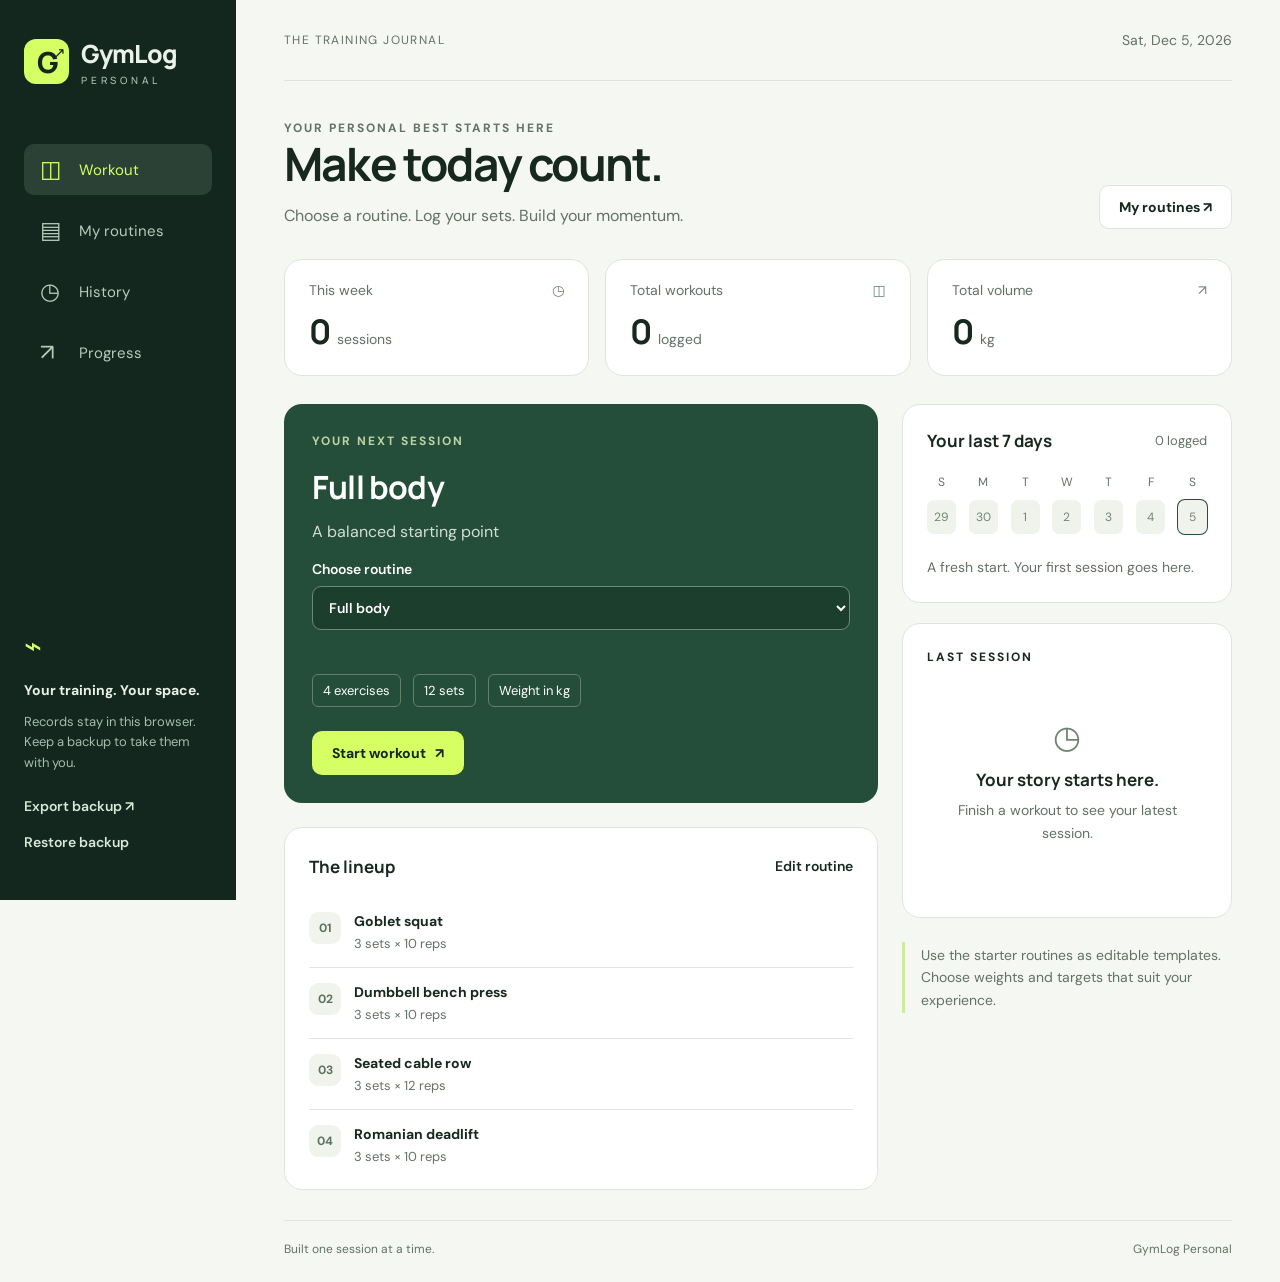
<file: personal/index.html>
<!doctype html>
<html lang="en">
<head>
  <meta charset="utf-8"><meta name="viewport" content="width=device-width, initial-scale=1">
  <meta name="theme-color" content="#13271e"><meta name="description" content="Your personal training journal. Build routines, log every set, and follow your progress with GymLog Personal.">
  <title>GymLog Personal · Your training journal</title>
  <link rel="icon" href="favicon.svg" type="image/svg+xml"><link rel="stylesheet" href="styles.css">
  <script src="app.js" defer></script>
</head>
<body>
  <a class="skip" href="#main">Skip to content</a>
  <aside class="sidebar">
    <a class="brand" href="#workout"><span class="brandmark">G<span>↗</span></span><span>GymLog<small>PERSONAL</small></span></a>
    <nav aria-label="Main navigation"><a href="#workout" data-nav="workout"><span>◫</span> Workout</a><a href="#plans" data-nav="plans"><span>▤</span> My routines</a><a href="#history" data-nav="history"><span>◷</span> History</a><a href="#progress" data-nav="progress"><span>↗</span> Progress</a></nav>
    <div class="sidebar-bottom"><div class="storage-icon">⌁</div><strong>Your training. Your space.</strong><p>Records stay in this browser.<br>Keep a backup to take them with you.</p><button class="text-button" id="export">Export backup ↗</button><label class="text-button import-label">Restore backup<input type="file" id="import" accept="application/json,.json"></label></div>
  </aside>
  <main id="main" tabindex="-1"><header class="topbar"><span>THE TRAINING JOURNAL</span><time id="today"></time></header><div id="view"></div><footer>Built one session at a time. <span>GymLog Personal</span></footer></main>
  <div id="toast" role="status" aria-live="polite"></div>
  <dialog id="editor"><form id="routine-form"><div class="dialog-head"><div><p class="eyebrow">MAKE IT YOURS</p><h2 id="editor-title">New routine</h2></div><button type="button" class="icon-button" data-close aria-label="Close routine editor">×</button></div><label>Routine name<input name="name" maxlength="70" required placeholder="e.g. Upper body A"></label><label>Focus<input name="focus" maxlength="120" placeholder="e.g. Chest, shoulders & triceps"></label><div class="section-heading"><h3>Exercises</h3><button type="button" class="text-button" id="add-exercise">+ Add exercise</button></div><div id="exercise-fields"></div><p class="helper">Set targets that fit your training. You can change weight and reps during a workout.</p><div class="dialog-actions"><button type="button" class="button secondary" data-close>Cancel</button><button class="button primary" type="submit">Save routine</button></div></form></dialog>
  <dialog id="confirm-dialog"><form method="dialog"><h2 id="confirm-title">Confirm</h2><p id="confirm-text"></p><div class="dialog-actions"><button class="button secondary" value="cancel">Cancel</button><button class="button primary" value="confirm" id="confirm-action">Confirm</button></div></form></dialog>
</body></html>
</file>
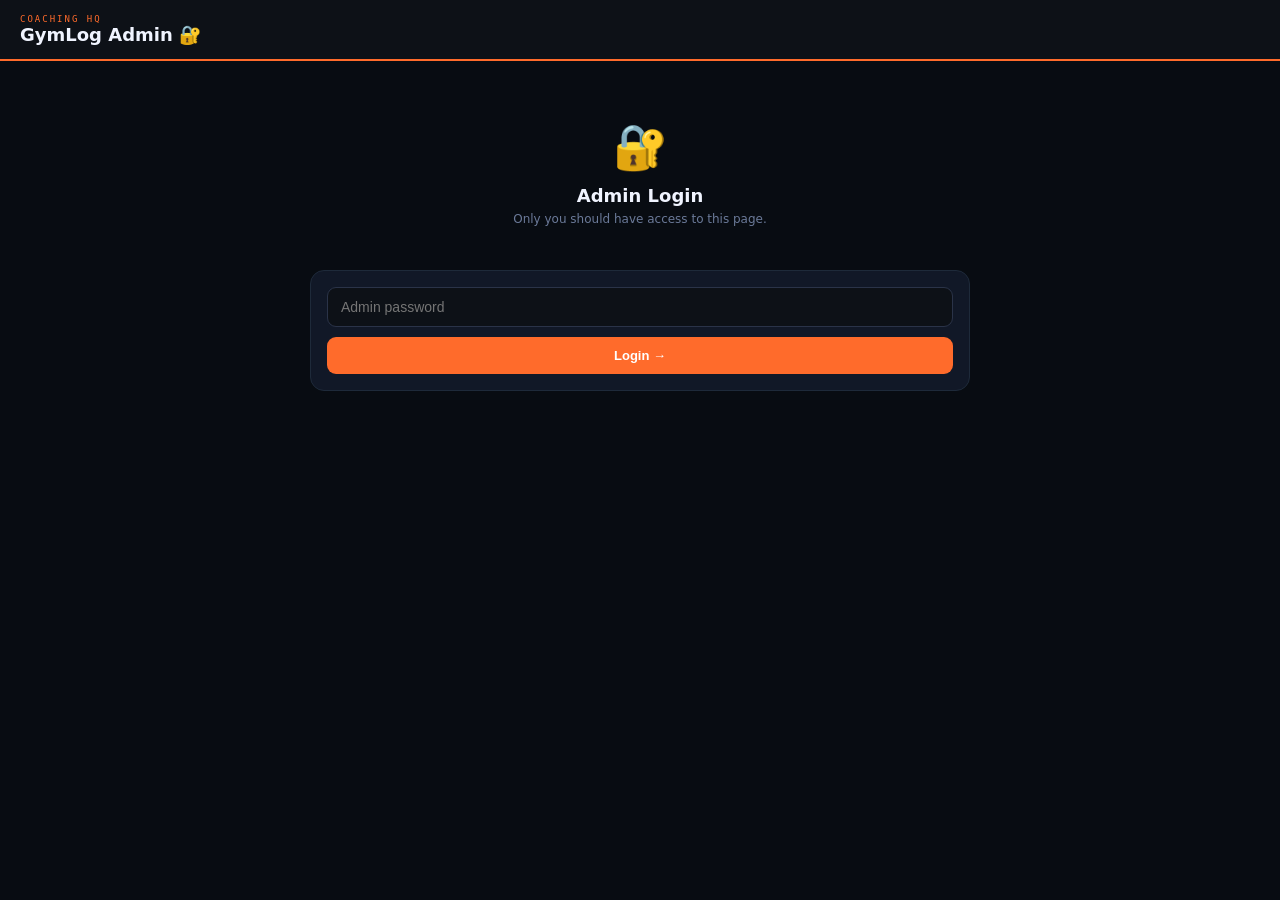
<file: admin.html>
<!DOCTYPE html>
<html lang="en">
<head>
<meta charset="UTF-8"/>
<meta name="viewport" content="width=device-width,initial-scale=1"/>
<title>GymLog Admin</title>
<style>
  *{box-sizing:border-box;margin:0;padding:0}
  body{background:#080c12;color:#c8d0e8;font-family:system-ui,sans-serif;min-height:100vh}
  .header{background:#0d1117;border-bottom:2px solid #FF6B2B;padding:14px 20px;display:flex;justify-content:space-between;align-items:center}
  .container{padding:20px;max-width:700px;margin:0 auto}
  .card{background:#111827;border-radius:14px;border:1px solid #1e2a3a;margin-bottom:16px;overflow:hidden}
  .card-header{padding:12px 16px;border-bottom:1px solid #1e2a3a;font-size:13px;font-weight:700;color:#f0f4ff}
  .card-body{padding:16px}
  input{width:100%;background:#0d1117;border:1px solid #2a3348;border-radius:9px;color:#f0f4ff;padding:11px 13px;font-size:14px;margin-bottom:10px}
  input:focus{outline:none;border-color:#FF6B2B}
  button{border:none;border-radius:9px;padding:11px 20px;font-size:13px;font-weight:700;cursor:pointer;transition:opacity 0.2s}
  button:hover{opacity:0.85}
  .btn-primary{background:#FF6B2B;color:#fff;width:100%}
  .btn-green{background:#22c55e;color:#fff}
  .btn-red{background:#ef4444;color:#fff;font-size:11px;padding:5px 10px}
  .btn-grey{background:#1e2a3a;color:#6b7a99;border:1px solid #2a3348}
  .badge{display:inline-block;border-radius:4px;padding:2px 8px;font-size:10px;font-weight:700}
  .badge-active{background:#22c55e20;color:#22c55e;border:1px solid #22c55e44}
  .badge-used{background:#F59E0B20;color:#F59E0B;border:1px solid #F59E0B44}
  .badge-revoked{background:#ef444420;color:#ef4444;border:1px solid #ef444440}
  .code-display{background:#0d1117;border:2px solid #FF6B2B44;border-radius:10px;padding:14px;margin:10px 0;text-align:center}
  .code-text{font-size:28px;font-weight:900;color:#FF6B2B;font-family:monospace;letter-spacing:4px}
  table{width:100%;border-collapse:collapse;font-size:12px}
  th{padding:8px 10px;text-align:left;font-size:9px;color:#6b7a99;text-transform:uppercase;font-family:monospace;border-bottom:1px solid #1e2a3a}
  td{padding:9px 10px;border-bottom:1px solid #141820;vertical-align:middle}
  tr:last-child td{border-bottom:none}
  .mono{font-family:monospace}
  .empty{text-align:center;padding:32px;color:#4a5568;font-size:13px}
  .alert{border-radius:9px;padding:10px 14px;margin-bottom:12px;font-size:12px;line-height:1.6}
  .alert-success{background:#22c55e15;border:1px solid #22c55e44;color:#22c55e}
  .alert-error{background:#ef444415;border:1px solid #ef444440;color:#ef4444}
  .alert-info{background:#3B9EFF15;border:1px solid #3B9EFF44;color:#3B9EFF}
  #loginSection,#mainSection{transition:opacity 0.2s}
</style>
</head>
<body>

<div class="header">
  <div>
    <div style="font-size:9px;color:#FF6B2B;letter-spacing:2px;text-transform:uppercase;font-family:monospace">Coaching HQ</div>
    <div style="font-size:18px;font-weight:800;color:#f0f4ff">GymLog Admin 🔐</div>
  </div>
  <div id="logoutBtn" style="display:none">
    <button class="btn-grey" onclick="logout()" style="width:auto;padding:7px 14px;font-size:12px">Log out</button>
  </div>
</div>

<div class="container">

  <!-- Login -->
  <div id="loginSection">
    <div style="text-align:center;padding:40px 0 20px">
      <div style="font-size:44px;margin-bottom:12px">🔐</div>
      <div style="font-size:18px;font-weight:800;color:#f0f4ff;margin-bottom:6px">Admin Login</div>
      <div style="font-size:12px;color:#6b7a99;margin-bottom:24px">Only you should have access to this page.</div>
    </div>
    <div class="card">
      <div class="card-body">
        <div id="loginError"></div>
        <input type="password" id="adminPwd" placeholder="Admin password" onkeydown="if(event.key==='Enter')login()"/>
        <button class="btn-primary" onclick="login()">Login →</button>
      </div>
    </div>
  </div>

  <!-- Main Panel -->
  <div id="mainSection" style="display:none">

    <!-- Stats row -->
    <div style="display:grid;grid-template-columns:repeat(3,1fr);gap:10px;margin-bottom:16px" id="statsRow">
      <div class="card" style="margin-bottom:0"><div class="card-body" style="text-align:center;padding:14px">
        <div id="statTotal" style="font-size:28px;font-weight:800;color:#FF6B2B;font-family:monospace">—</div>
        <div style="font-size:9px;color:#6b7a99;text-transform:uppercase;letter-spacing:1px;margin-top:3px">Total Codes</div>
      </div></div>
      <div class="card" style="margin-bottom:0"><div class="card-body" style="text-align:center;padding:14px">
        <div id="statActive" style="font-size:28px;font-weight:800;color:#22c55e;font-family:monospace">—</div>
        <div style="font-size:9px;color:#6b7a99;text-transform:uppercase;letter-spacing:1px;margin-top:3px">Active</div>
      </div></div>
      <div class="card" style="margin-bottom:0"><div class="card-body" style="text-align:center;padding:14px">
        <div id="statUsed" style="font-size:28px;font-weight:800;color:#F59E0B;font-family:monospace">—</div>
        <div style="font-size:9px;color:#6b7a99;text-transform:uppercase;letter-spacing:1px;margin-top:3px">Onboarded</div>
      </div></div>
    </div>

    <!-- Create new code -->
    <div class="card">
      <div class="card-header">➕ Create Access Code for New Client</div>
      <div class="card-body">
        <div id="createAlert"></div>
        <input type="text" id="clientNameInput" placeholder="Client's first name e.g. Sanjay" onkeydown="if(event.key==='Enter')createCode()"/>
        <button class="btn-primary" onclick="createCode()">Generate Access Code</button>
        <div id="newCodeDisplay" style="display:none">
          <div class="code-display">
            <div style="font-size:10px;color:#6b7a99;margin-bottom:6px;font-family:monospace;letter-spacing:1px">ACCESS CODE FOR <span id="newCodeName" style="color:#FF6B2B"></span></div>
            <div class="code-text" id="newCodeValue"></div>
          </div>
          <div style="display:flex;gap:8px">
            <button class="btn-green" onclick="copyCode()" style="flex:1">📋 Copy Code</button>
            <button class="btn-primary" onclick="copyWAMessage()" style="flex:2;background:#25D366">💬 Copy WhatsApp Message</button>
          </div>
          <div style="font-size:10px;color:#4a5568;margin-top:8px;line-height:1.7">Send this code to your client via WhatsApp. They enter it when they first open the app. One-time use — once their plan is generated, the code is consumed.</div>
        </div>
      </div>
    </div>

    <!-- Client list -->
    <div class="card">
      <div class="card-header" style="display:flex;justify-content:space-between;align-items:center">
        <span>👥 All Clients</span>
        <button class="btn-grey" onclick="loadCodes()" style="width:auto;padding:5px 12px;font-size:11px">🔄 Refresh</button>
      </div>
      <div class="card-body" style="padding:0">
        <div id="codesTable">
          <div class="empty">Loading...</div>
        </div>
      </div>
    </div>

    <!-- App URL reminder -->
    <div class="card" style="border-color:#3B9EFF33">
      <div class="card-body">
        <div style="font-size:9px;color:#3B9EFF;text-transform:uppercase;letter-spacing:2px;font-family:monospace;margin-bottom:6px">Client App URL</div>
        <div id="appUrl" style="font-family:monospace;font-size:13px;color:#c8d0e8;word-break:break-all"></div>
        <div style="font-size:10px;color:#4a5568;margin-top:6px">Send this URL to every client along with their access code.</div>
      </div>
    </div>

  </div>
</div>

<script>
const CF_WORKER_URL = 'https://gymlog-api.pravin-tec.workers.dev';
let adminPwd = '';
let lastNewCode = '';
let lastNewClientName = '';

function login(){
  adminPwd = document.getElementById('adminPwd').value.trim();
  if(!adminPwd){ showAlert('loginError','Please enter your admin password.','error'); return; }
  // Verify by attempting to list codes
  api('list').then(data=>{
    if(data.success){
      document.getElementById('loginSection').style.display='none';
      document.getElementById('mainSection').style.display='block';
      document.getElementById('logoutBtn').style.display='block';
      document.getElementById('appUrl').textContent = window.location.origin + '/GymLog_Universal.html';
      renderCodes(data.codes);
    } else {
      showAlert('loginError', data.error||'Invalid password.', 'error');
      adminPwd='';
    }
  }).catch(()=>{ showAlert('loginError','Could not connect. Make sure the site is deployed on Netlify.','error'); adminPwd=''; });
}

function logout(){ adminPwd=''; document.getElementById('loginSection').style.display='block'; document.getElementById('mainSection').style.display='none'; document.getElementById('logoutBtn').style.display='none'; document.getElementById('adminPwd').value=''; }

function api(action, extra={}){
  return fetch(CF_WORKER_URL + '/admin-codes',{
    method:'POST',headers:{'Content-Type':'application/json'},
    body:JSON.stringify({action, adminPassword:adminPwd, ...extra})
  }).then(r=>r.json());
}

function createCode(){
  const name = document.getElementById('clientNameInput').value.trim();
  if(!name){ showAlert('createAlert','Enter the client\'s name first.','error'); return; }
  document.getElementById('newCodeDisplay').style.display='none';
  showAlert('createAlert','Creating code...','info');
  api('create',{clientName:name}).then(data=>{
    if(data.success){
      lastNewCode = data.code;
      lastNewClientName = data.clientName;
      document.getElementById('newCodeValue').textContent = data.code;
      document.getElementById('newCodeName').textContent = data.clientName.toUpperCase();
      document.getElementById('newCodeDisplay').style.display='block';
      document.getElementById('clientNameInput').value='';
      document.getElementById('createAlert').innerHTML='';
      loadCodes();
    } else { showAlert('createAlert', data.error||'Failed to create code.','error'); }
  }).catch(()=>showAlert('createAlert','Server error.','error'));
}

function copyCode(){
  navigator.clipboard.writeText(lastNewCode).then(()=>{
    showAlert('createAlert','Code copied to clipboard!','success');
  });
}

function copyWAMessage(){
  const appUrl = window.location.origin + '/GymLog_Universal.html';
  const msg = `Hi ${lastNewClientName}! 🏋️\n\nYour personalised GymLog fitness app is ready.\n\nOpen this link: ${appUrl}\n\nYour access code: *${lastNewCode}*\n\nEnter your code on the first screen, then fill in a quick 5-step form. Claude AI will build your complete workout plan, meal plan, and macro targets in about 30 seconds.\n\nOnce it loads:\n• Open in Chrome\n• Tap the three dots → Add to Home Screen\n• It installs as an app icon\n\nBack up your data weekly:\nProgress tab → Download Backup → save to WhatsApp Saved Messages.\n\nAny questions just message me!`;
  navigator.clipboard.writeText(msg).then(()=>{
    showAlert('createAlert','WhatsApp message copied! Paste it into the client chat.','success');
  });
}

function loadCodes(){
  api('list').then(data=>{ if(data.success) renderCodes(data.codes); });
}

function renderCodes(codes){
  const stats = { total: codes.length, active: codes.filter(c=>c.status==='active').length, used: codes.filter(c=>c.status==='used').length };
  document.getElementById('statTotal').textContent = stats.total;
  document.getElementById('statActive').textContent = stats.active;
  document.getElementById('statUsed').textContent = stats.used;

  if(!codes.length){ document.getElementById('codesTable').innerHTML='<div class="empty">No clients yet.<br/>Create your first access code above.</div>'; return; }

  let html = `<table><thead><tr><th>Client</th><th>Code</th><th>Status</th><th>Date</th><th>Plan For</th><th></th></tr></thead><tbody>`;
  codes.forEach(c=>{
    const badgeClass = c.status==='active'?'badge-active':c.status==='used'?'badge-used':'badge-revoked';
    const date = new Date(c.createdAt).toLocaleDateString('en-IN',{day:'numeric',month:'short',year:'2-digit'});
    html += `<tr>
      <td style="font-weight:700;color:#f0f4ff">${esc(c.clientName)}</td>
      <td class="mono" style="color:#FF6B2B;letter-spacing:2px;font-size:13px">${esc(c.code)}</td>
      <td><span class="badge ${badgeClass}">${c.status}</span></td>
      <td style="color:#6b7a99;font-size:11px">${date}</td>
      <td style="color:#6b7a99;font-size:11px">${c.planGeneratedFor||'—'}</td>
      <td>${c.status==='active'?`<button class="btn-red" onclick="revokeCode('${esc(c.code)}','${esc(c.clientName)}')">Revoke</button>`:'<button class="btn-grey" style="font-size:10px;padding:4px 8px;width:auto" onclick="deleteCode(\''+esc(c.code)+'\',\''+esc(c.clientName)+'\')">Delete</button>'}</td>
    </tr>`;
  });
  html += '</tbody></table>';
  document.getElementById('codesTable').innerHTML = html;
}

function revokeCode(code, name){
  if(!confirm(`Revoke access for ${name}? They will not be able to generate a plan with this code.`)) return;
  api('revoke',{code}).then(data=>{ if(data.success) loadCodes(); else alert('Failed: '+data.error); });
}

function deleteCode(code, name){
  if(!confirm(`Permanently delete the record for ${name} (${code})?`)) return;
  api('delete',{code}).then(data=>{ if(data.success) loadCodes(); else alert('Failed: '+data.error); });
}

function esc(s){ return String(s).replace(/'/g,"\\'").replace(/</g,'&lt;').replace(/>/g,'&gt;'); }

function showAlert(id, msg, type){
  const cls = type==='success'?'alert-success':type==='error'?'alert-error':'alert-info';
  document.getElementById(id).innerHTML = `<div class="alert ${cls}">${msg}</div>`;
}
</script>
</body>
</html>
</file>
<file: personal/styles.css>
@import url('https://fonts.googleapis.com/css2?family=DM+Sans:wght@400;500;600;700&family=Manrope:wght@400;500;600;700;800&display=swap');
:root{font-family:'DM Sans',system-ui,sans-serif;color:#17291f;background:#f5f7f3;font-synthesis:none;--ink:#17291f;--muted:#647167;--line:#dfe5dc;--green:#244e39;--lime:#d6ff63;--white:#fff;--radius:18px}
*{box-sizing:border-box}body{margin:0}button,input,select,textarea{font:inherit}button,a,input,select,textarea{-webkit-tap-highlight-color:transparent}button,a{touch-action:manipulation}button{cursor:pointer}button:disabled{opacity:.5;cursor:not-allowed}a{color:inherit}button:focus-visible,a:focus-visible,input:focus-visible,textarea:focus-visible,select:focus-visible{outline:3px solid #769a2e;outline-offset:4px}input,textarea,select{border:1px solid #c9d3c7;border-radius:9px;padding:11px 12px;color:var(--ink);background:#fff;max-width:100%;min-width:0}label{display:grid;gap:8px;font-size:14px;font-weight:600}h1,h2,h3,p{margin-top:0}h1,h2,h3,.stat-value{font-family:Manrope,system-ui,sans-serif}h1{font-size:clamp(32px,4vw,46px);line-height:1.15;letter-spacing:-1.8px;margin-bottom:12px}h2{font-size:25px;letter-spacing:-.8px;margin-bottom:12px}h3{font-size:17px;margin-bottom:8px}p{line-height:1.6}.muted,.helper{color:var(--muted)}.helper{font-size:14px;margin:12px 0}.eyebrow{font-size:12px;font-weight:700;letter-spacing:2px;margin-bottom:14px}.skip{position:fixed;top:-80px;left:16px;z-index:100;background:var(--lime);padding:12px}.skip:focus{top:16px}
.sidebar{width:236px;position:fixed;inset:0 auto 0 0;background:#13271e;color:#e9f1e9;padding:36px 24px;display:flex;flex-direction:column}.brand{display:flex;align-items:center;gap:12px;text-decoration:none;font-family:Manrope,sans-serif;font-size:25px;font-weight:800;letter-spacing:-1px}.brandmark{width:45px;height:45px;background:var(--lime);color:#13271e;border-radius:12px;display:flex;align-items:center;justify-content:center;font-size:29px;position:relative}.brandmark span{font-size:15px;position:absolute;right:4px;top:3px}.brand small{display:block;font-size:10px;letter-spacing:3.8px;font-weight:500;margin-top:2px;color:#adc1b3}.sidebar nav{display:grid;gap:10px;margin-top:57px}.sidebar nav a{padding:14px 16px;text-decoration:none;display:flex;gap:15px;align-items:center;color:#b9cabc;border-radius:10px;font-size:15px}.sidebar nav a.active{background:#2b4135;color:var(--lime)}.sidebar nav a:hover{background:#263d30}.sidebar nav a span{font-size:23px;width:24px;line-height:1}.sidebar-bottom{margin-top:auto;padding-top:60px}.sidebar-bottom strong{font-size:14px}.sidebar-bottom p{font-size:13px;color:#a7bcad;margin:12px 0 18px}.storage-icon{font-size:30px;color:var(--lime);margin-bottom:14px}.text-button{border:0;background:none;color:inherit;padding:5px 0;font-size:14px;font-weight:600;text-decoration:none}.sidebar .text-button{display:block;color:#d8e8d9;margin:8px 0}.import-label{cursor:pointer}.import-label input{position:absolute;width:1px;height:1px;opacity:0}.import-label:focus-within{outline:2px solid var(--lime);outline-offset:3px}
main{margin-left:236px;padding:0 48px;max-width:1680px}.topbar{display:flex;justify-content:space-between;align-items:center;padding:31px 0;border-bottom:1px solid var(--line);font-size:12px;letter-spacing:1.4px;color:var(--muted)}.topbar time{letter-spacing:0;font-size:14px}#view{padding:38px 0 30px;min-height:calc(100vh - 151px)}.page-heading{display:flex;justify-content:space-between;align-items:flex-end;gap:20px;margin-bottom:30px}.page-heading p{color:var(--muted);margin:0}.button{border:1px solid transparent;border-radius:10px;padding:12px 19px;font-weight:700;font-size:14px;display:inline-flex;gap:9px;align-items:center;justify-content:center;text-decoration:none;min-height:44px}.primary{background:var(--ink);color:#fff}.primary:hover{background:#31513d}.secondary{background:white;border-color:var(--line);color:var(--ink)}.lime{background:var(--lime);color:#14271d}.lime:hover{background:#c7f153}.button-row{display:flex;gap:10px;flex-wrap:wrap}.stats{display:grid;grid-template-columns:repeat(3,1fr);gap:16px;margin-bottom:28px}.stat{background:#fff;border:1px solid var(--line);border-radius:var(--radius);padding:21px 24px}.stat-label{color:var(--muted);font-size:14px;display:flex;justify-content:space-between;gap:8px}.stat-label span{color:#66866d}.stat-value{font-size:34px;font-weight:700;letter-spacing:-1px;margin-top:9px}.stat-value small{font-family:'DM Sans',sans-serif;font-size:14px;font-weight:400;letter-spacing:0;color:var(--muted);margin-left:7px}.columns{display:grid;grid-template-columns:minmax(0,1.8fr) minmax(240px,1fr);gap:24px}.feature{background:var(--green);color:white;border-radius:var(--radius);padding:28px;position:relative;overflow:hidden}.feature .eyebrow{color:#bed4a5}.feature h2{font-size:32px;margin-bottom:10px}.feature p{color:#d2dfd2;max-width:430px}.feature-meta{display:flex;gap:12px;margin:24px 0;flex-wrap:wrap}.feature-meta span{border:1px solid #648069;border-radius:6px;font-size:13px;padding:7px 10px}.feature select{margin-bottom:20px;background:#1c3e2d;color:white;border-color:#6c8a73;width:100%}.card{background:white;border:1px solid var(--line);border-radius:var(--radius);padding:24px}.card+.card{margin-top:20px}.section-heading{display:flex;align-items:center;justify-content:space-between;gap:16px;margin-bottom:17px}.section-heading h2,.section-heading h3{margin:0}.section-heading .muted{font-size:13px}.exercise-preview{display:flex;gap:13px;padding:15px 0;border-bottom:1px solid var(--line)}.exercise-preview:last-child{border-bottom:0;padding-bottom:0}.number{width:32px;height:32px;flex-shrink:0;background:#f0f4ec;border-radius:9px;display:grid;place-items:center;font-size:12px;color:#5b735d;font-weight:700}.exercise-preview strong{font-size:14px;display:block}.exercise-preview small{display:block;color:var(--muted);margin-top:5px;font-size:13px}.week{display:flex;gap:8px;justify-content:space-between;margin-top:22px}.day{display:flex;flex-direction:column;gap:10px;align-items:center;font-size:12px;color:var(--muted)}.day i{font-style:normal;display:grid;place-items:center;width:29px;height:34px;border-radius:7px;background:#f0f3ec;color:#748471}.day.done i{background:var(--lime);color:#152719}.day.today i{box-shadow:0 0 0 1px var(--green)}.week-caption{font-size:14px;color:var(--muted);margin:22px 0 0}.empty{padding:35px 12px;text-align:center}.empty-symbol{font-size:32px;color:#6c856b;margin-bottom:10px}.empty p{color:var(--muted);font-size:14px}.note{border-left:3px solid #cceaa1;padding:2px 0 2px 16px;margin:24px 0 0;color:var(--muted);font-size:14px}.routine-grid{display:grid;grid-template-columns:repeat(2,minmax(0,1fr));gap:22px}.routine-card{margin:0!important}.routine-card .tag{display:inline-block;background:#eff5e8;color:#3c5934;font-size:12px;padding:6px 10px;border-radius:6px;margin-bottom:18px}.routine-card ul{padding-left:19px;color:var(--muted);font-size:14px;line-height:1.9;margin:20px 0}.routine-card .button-row{margin-top:20px}.routine-card h2{font-size:23px}.active-banner{display:flex;align-items:center;justify-content:space-between;gap:16px;background:#e8f2d8;border:1px solid #cedfba;padding:17px 21px;border-radius:12px;margin-bottom:22px}.session-top{display:flex;justify-content:space-between;gap:15px;flex-wrap:wrap;align-items:center}.session-top p{margin:0;color:var(--muted)}.session-top .timer{font-variant-numeric:tabular-nums;font-size:20px;font-weight:700}.progress-track{height:6px;background:#e7ecdf;border-radius:5px;overflow:hidden;margin:20px 0}.progress-track div{height:100%;background:#5b843c;transition:width .2s}.exercise-log{margin-top:16px}.exercise-log h3{margin-bottom:18px}.set-row,.set-head{display:grid;grid-template-columns:38px minmax(65px,1fr) minmax(65px,1fr) 45px;gap:12px;align-items:center;margin-top:10px}.set-head{font-size:12px;color:var(--muted)}.set-row input{width:100%;text-align:center;padding:10px 4px}.set-row .set-number{font-size:14px;color:var(--muted);text-align:center}.check-set{height:44px;border:1px solid #cdd7c9;background:#f7f9f4;border-radius:9px;color:#789075;font-size:20px}.check-set.checked{background:var(--lime);border-color:#b4d85c;color:#152719}.session-notes{margin:24px 0}.session-notes textarea{resize:vertical;width:100%;min-height:90px}.sticky-card{position:sticky;top:24px}.rest-readout{font-family:Manrope,sans-serif;font-size:46px;font-variant-numeric:tabular-nums;letter-spacing:-2px;margin:22px 0}.history-card{padding:0;overflow:hidden}.history-card summary{cursor:pointer;list-style:none;display:flex;align-items:center;justify-content:space-between;gap:16px;padding:23px}.history-card summary::-webkit-details-marker{display:none}.history-card summary h3{margin:0 0 7px}.history-card summary p{margin:0;color:var(--muted);font-size:14px}.history-card .details{padding:0 23px 23px}.history-card .details p{font-size:14px}.history-card .detail-row{display:flex;justify-content:space-between;gap:16px;padding:10px 0;border-top:1px solid var(--line);font-size:14px}.badge{background:#eff5e8;border-radius:8px;padding:7px 11px;font-size:13px;white-space:nowrap}.chart{width:100%;height:160px;display:block;margin:20px 0}.chart-labels{display:flex;justify-content:space-between;color:var(--muted);font-size:12px}.weight-form{display:flex;align-items:flex-end;gap:12px;flex-wrap:wrap}.weight-form label{flex:1;min-width:110px}.weight-list{margin-top:24px}.weight-item{display:flex;justify-content:space-between;padding:13px 0;border-top:1px solid var(--line);font-size:14px}.weight-item span{color:var(--muted)}.record{display:flex;justify-content:space-between;gap:15px;border-bottom:1px solid var(--line);padding:16px 0;font-size:14px}.record:last-child{border:0}.record strong{white-space:nowrap}footer{border-top:1px solid var(--line);display:flex;justify-content:space-between;gap:15px;padding:20px 0 25px;font-size:12px;color:var(--muted)}
dialog{border:1px solid var(--line);border-radius:22px;padding:28px;width:min(620px,calc(100% - 28px));max-height:90vh;color:var(--ink);box-shadow:0 25px 100px #142a1933}dialog::backdrop{background:#14221ec0;backdrop-filter:blur(3px)}.dialog-head{display:flex;justify-content:space-between;align-items:flex-start;margin-bottom:22px}.dialog-head h2{margin:0}.dialog-head .eyebrow{margin-bottom:9px}.icon-button{background:#edf2e8;border:0;border-radius:8px;width:36px;height:36px;font-size:25px}.dialog-actions{display:flex;justify-content:flex-end;gap:10px;margin-top:25px}dialog label{margin:16px 0}dialog .section-heading{margin-top:24px}.editor-exercise{border-top:1px solid var(--line);padding:12px 0;display:grid;grid-template-columns:minmax(90px,1fr) 70px 70px 30px;gap:10px;align-items:end}.editor-exercise label{margin:0;font-size:12px}.editor-exercise input{width:100%;padding:10px 7px}.editor-exercise .icon-button{width:30px;height:40px;background:none;color:#945244}#toast{position:fixed;bottom:26px;left:calc(50% + 100px);transform:translateX(-50%) translateY(100px);background:#173222;color:#fff;box-shadow:0 8px 35px #13271e25;border-radius:11px;padding:15px 24px;z-index:100;max-width:90vw;opacity:0;transition:.2s}#toast.show{opacity:1;transform:translateX(-50%) translateY(0)}
@media(min-width:1450px){main{padding:0 64px}.columns{grid-template-columns:2fr 1fr}.feature{padding:36px}}@media(max-width:1100px){main{padding:0 28px;margin-left:200px}.sidebar{width:200px;padding:30px 18px}.columns{grid-template-columns:1fr}.sidebar-bottom strong{line-height:1.6}.sticky-card{position:static}.stat{padding:19px 16px}}@media(max-width:700px){.sidebar{position:sticky;top:0;width:100%;padding:13px 18px 0;z-index:20}.brand{font-size:21px;gap:9px}.brand small{display:none}.brandmark{width:32px;height:32px;font-size:23px;border-radius:8px}.brandmark span{font-size:11px}.sidebar nav{display:flex;gap:4px;margin:12px -8px 0;justify-content:space-between}.sidebar nav a{flex:1;justify-content:center;gap:5px;font-size:12px;padding:13px 5px;border-radius:7px 7px 0 0}.sidebar nav a span{font-size:17px;width:auto}.sidebar-bottom{display:none}main{margin-left:0;padding:0 19px}.topbar{padding:20px 0;font-size:10px;letter-spacing:.8px}.topbar time{font-size:12px}#view{padding-top:27px}.page-heading{align-items:flex-start;flex-wrap:wrap;gap:16px;margin-bottom:23px}h1{font-size:34px}.page-heading p{font-size:14px}.stats{gap:8px;margin-bottom:20px}.stat{padding:15px 12px;border-radius:12px}.stat-label{font-size:12px}.stat-label span{display:none}.stat-value{font-size:27px}.stat-value small{font-size:12px;margin-left:4px}.card,.feature{padding:21px}.feature h2{font-size:29px}.routine-grid{grid-template-columns:1fr}.columns{gap:20px}.mobile-backup{display:flex!important}.set-row,.set-head{gap:8px}.editor-exercise{grid-template-columns:minmax(75px,1fr) 56px 56px 25px;gap:7px}dialog{padding:22px 17px}.history-card summary{padding:19px}.history-card summary h3{font-size:15px}.history-card summary p{font-size:12px}.badge{font-size:12px}#toast{left:50%;width:max-content;max-width:calc(100% - 30px);font-size:14px}footer{font-size:11px}footer span{display:none}}.mobile-backup{display:none;gap:20px;flex-wrap:wrap;padding-top:24px}
@media(prefers-reduced-motion:reduce){*{transition:none!important;scroll-behavior:auto!important}}
</file>
